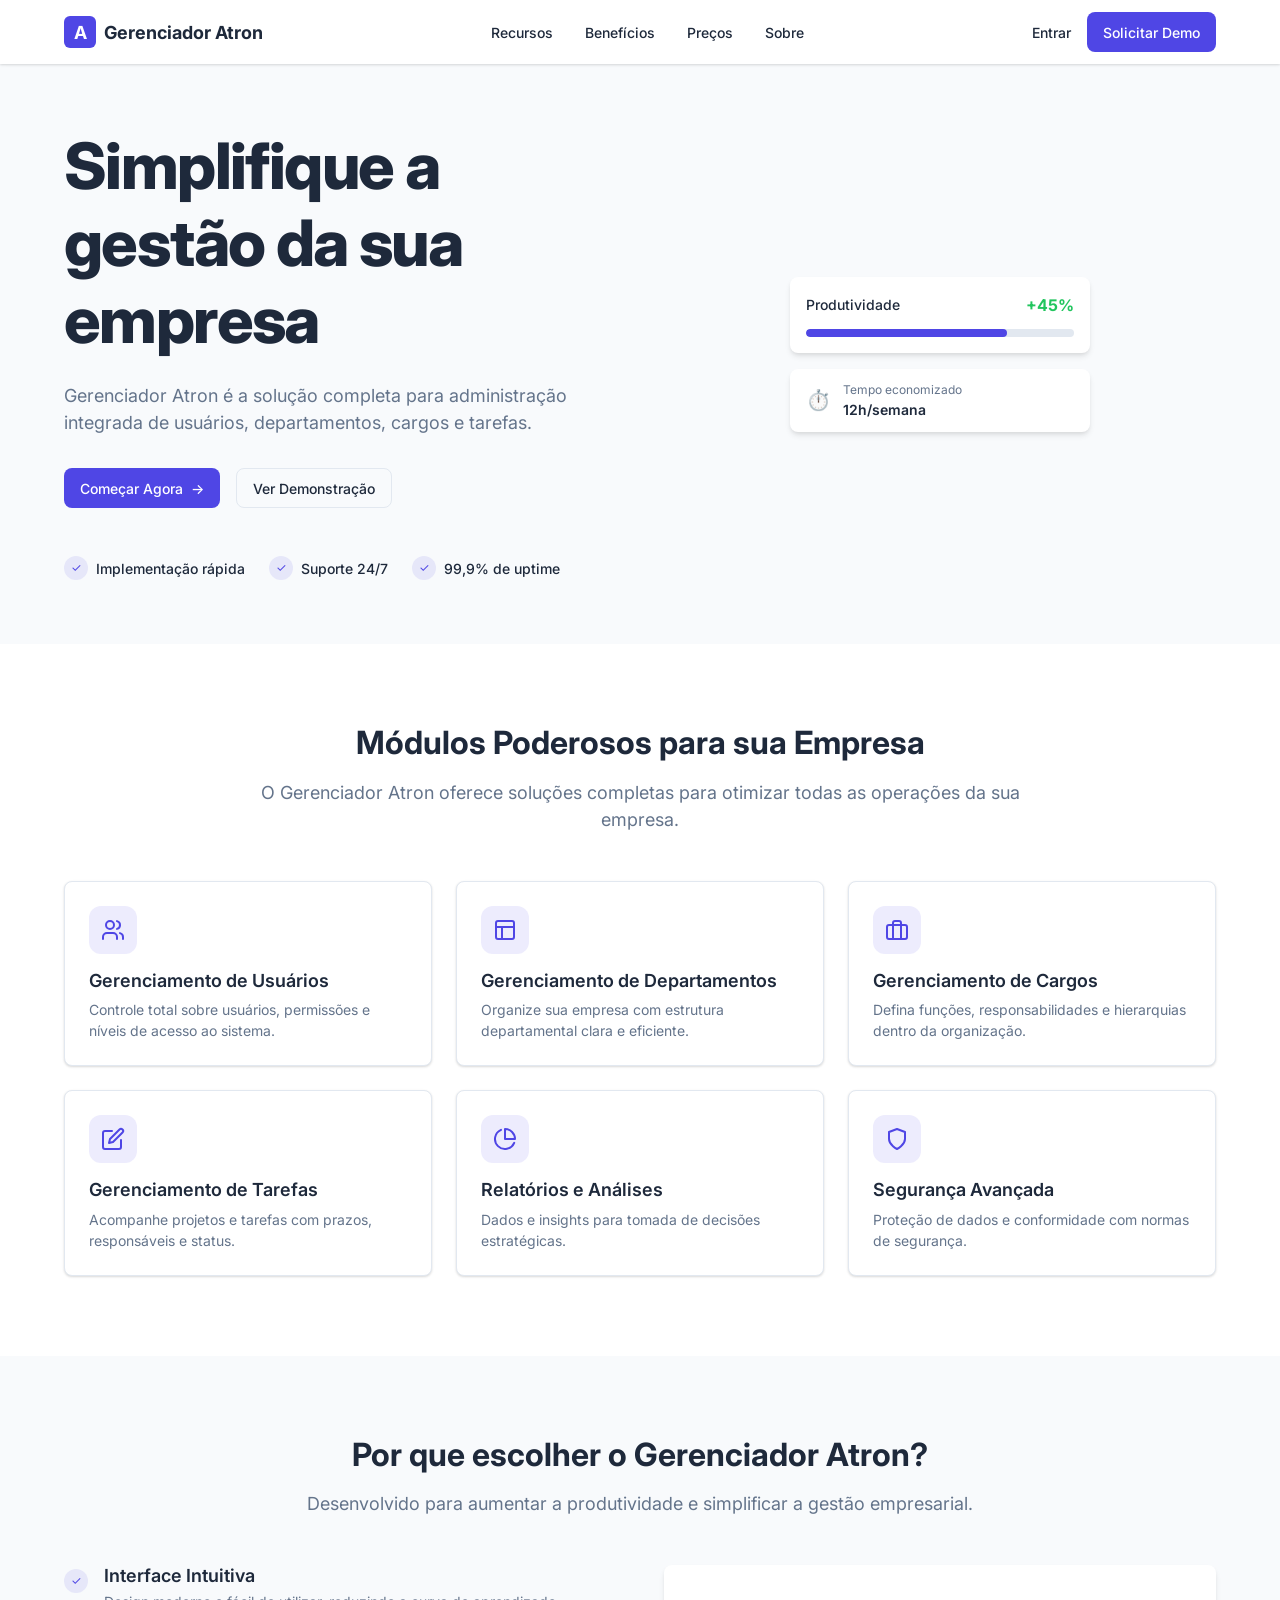
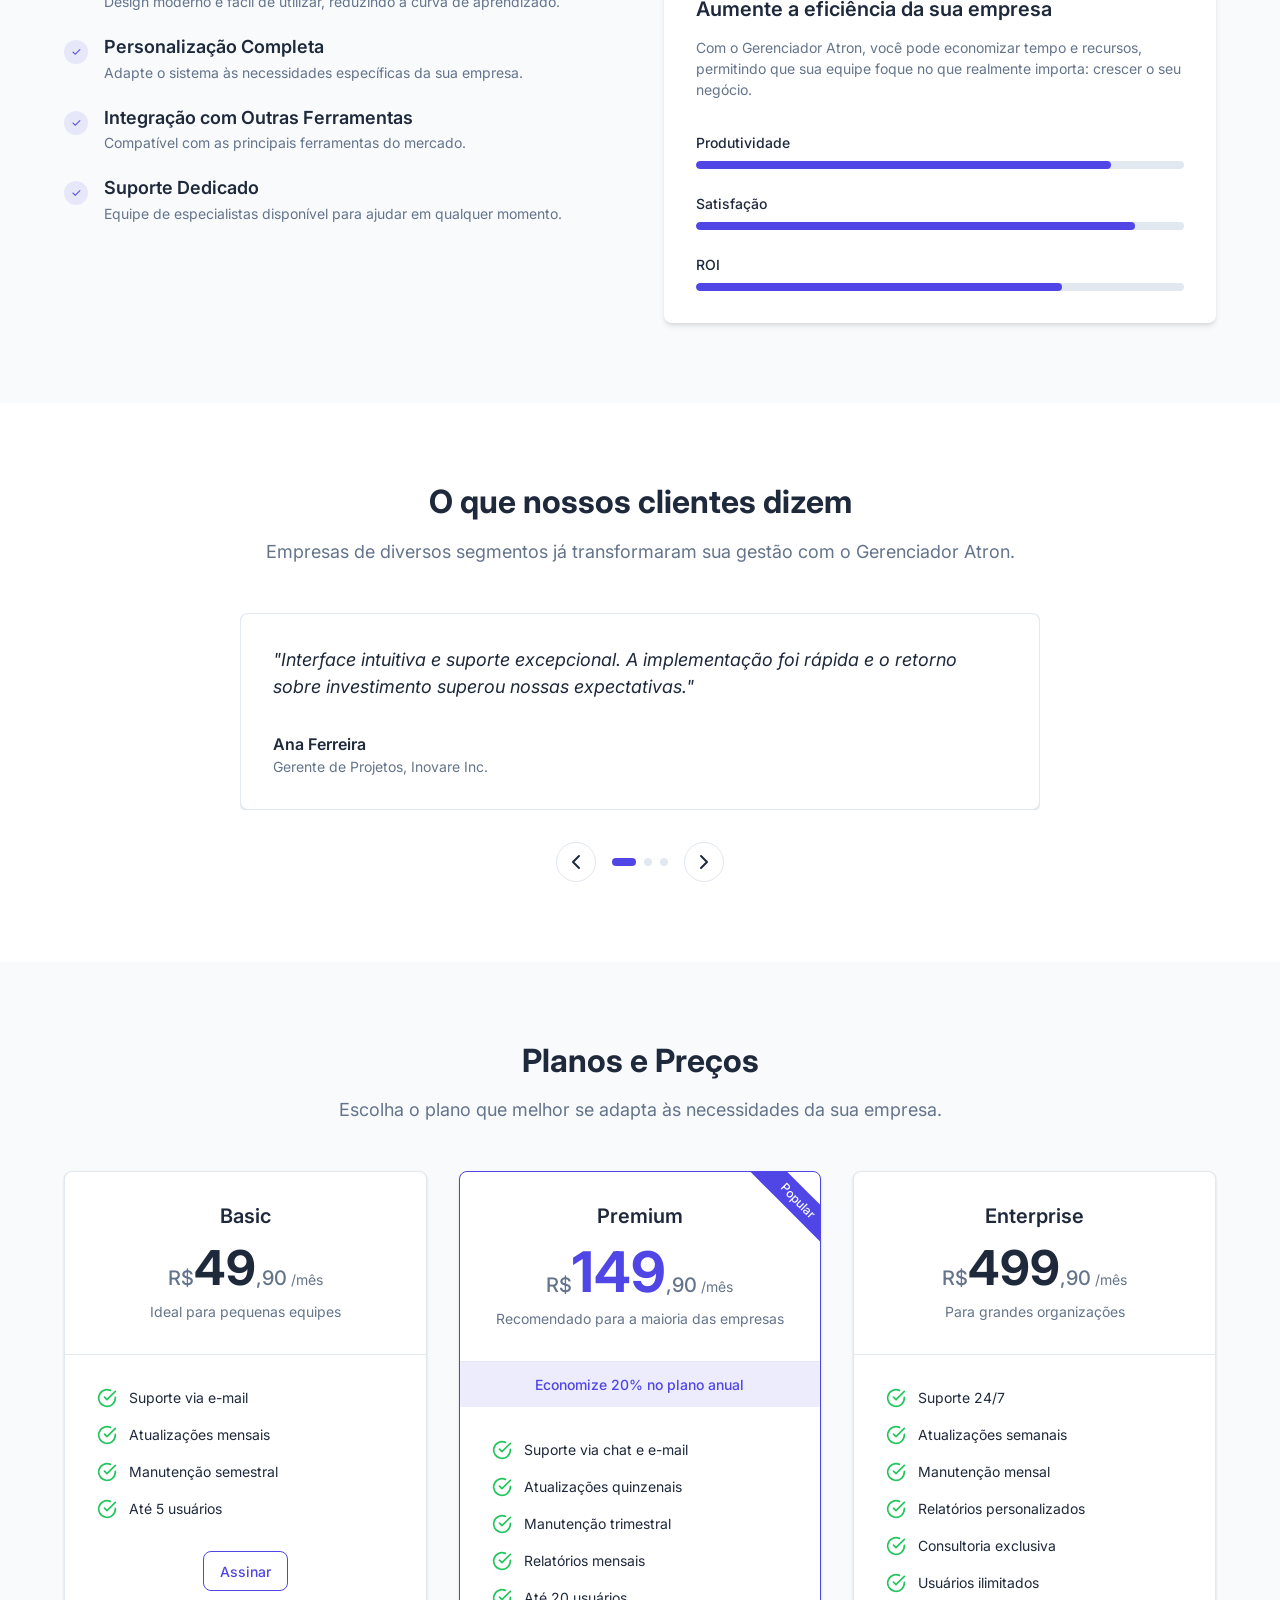
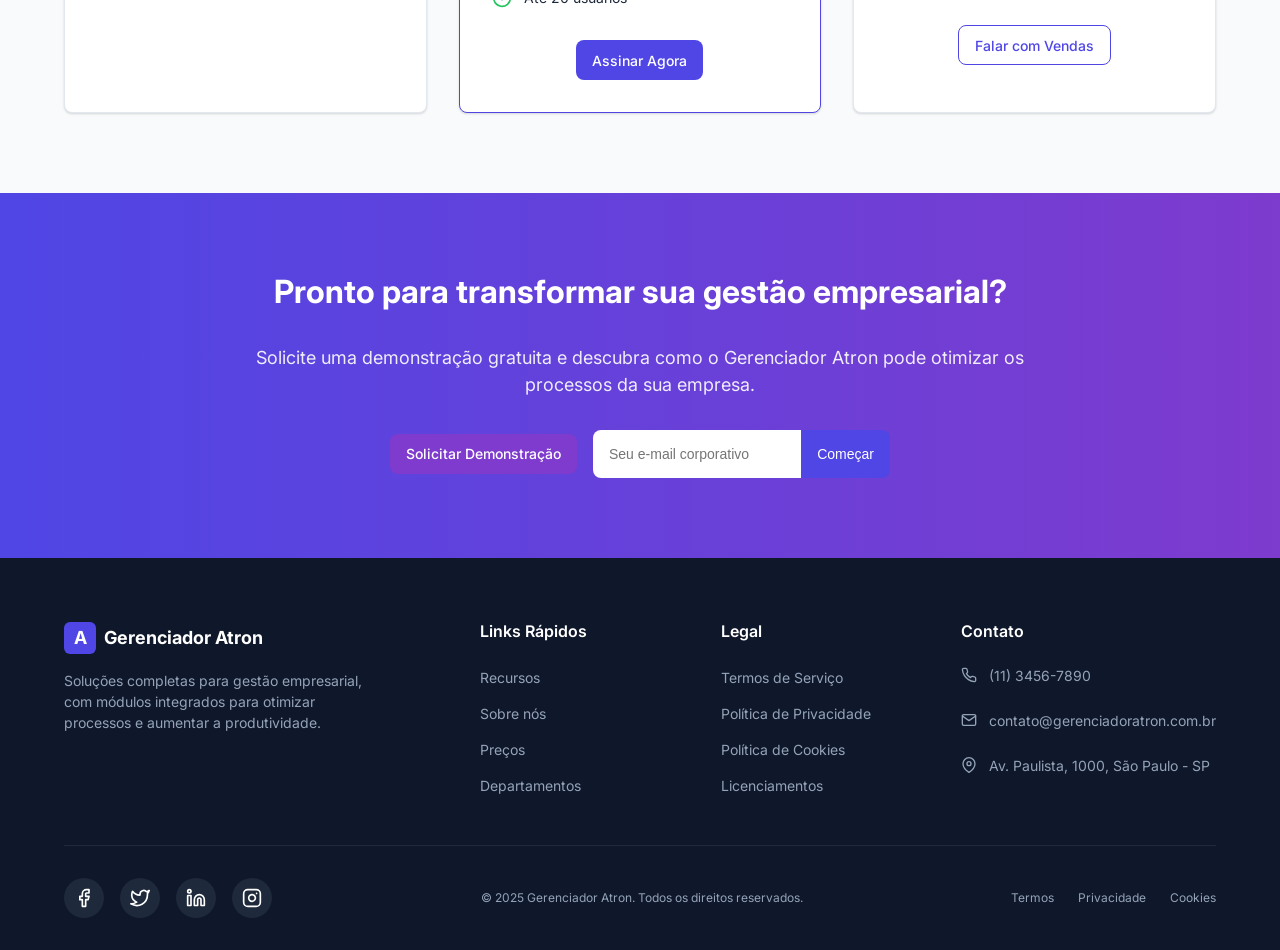
<file: v2/atron-v2-page.html>
<!DOCTYPE html>
<html lang="pt-BR">

<head>
  <meta charset="UTF-8">
  <meta name="viewport" content="width=device-width, initial-scale=1.0">
  <title>Gerenciador Atron - Simplifique a gestão da sua empresa</title>
  <meta name="description"
    content="O sistema completo para gestão eficiente da sua empresa. Simplifique processos e aumente a produtividade.">
  <link rel="stylesheet" href="atr-v2-styles.css">
  <link rel="preconnect" href="https://fonts.googleapis.com">
  <link rel="preconnect" href="https://fonts.gstatic.com" crossorigin>
  <link href="https://fonts.googleapis.com/css2?family=Inter:wght@400;500;600;700;800&display=swap" rel="stylesheet">
</head>

<body>
  <!-- Header -->
  <header class="header">
    <div class="container">
      <div class="header-content">
        <div class="logo">
          <div class="logo-icon">A</div>
          <span>Gerenciador Atron</span>
        </div>
        <nav class="main-nav">
          <ul class="nav-list">
            <li><a href="#recursos" class="nav-link">Recursos</a></li>
            <li><a href="#beneficios" class="nav-link">Benefícios</a></li>
            <li><a href="#precos" class="nav-link">Preços</a></li>
            <li><a href="#sobre" class="nav-link">Sobre</a></li>
          </ul>
        </nav>
        <div class="header-actions">
          <a href="#" class="link-entrar">Entrar</a>
          <a href="#demo" class="btn btn-primary">Solicitar Demo</a>
        </div>
        <button class="mobile-menu-toggle" aria-label="Menu" aria-expanded="false">
          <span></span>
          <span></span>
          <span></span>
        </button>
      </div>
    </div>
  </header>

  <!-- Hero Section -->
  <section class="hero">
    <div class="container">
      <div class="hero-content">
        <div class="hero-text">
          <h1 class="hero-title">Simplifique a gestão da sua empresa</h1>
          <p class="hero-description">
            Gerenciador Atron é a solução completa para administração integrada de usuários, departamentos, cargos e
            tarefas.
          </p>
          <div class="hero-buttons">
            <a href="#demo" class="btn btn-primary">Começar Agora <span class="arrow">→</span></a>
            <a href="#demo" class="btn btn-outline">Ver Demonstração</a>
          </div>
          <div class="hero-features">
            <div class="feature-item">
              <span class="feature-icon check">✓</span>
              <span class="feature-text">Implementação rápida</span>
            </div>
            <div class="feature-item">
              <span class="feature-icon check">✓</span>
              <span class="feature-text">Suporte 24/7</span>
            </div>
            <div class="feature-item">
              <span class="feature-icon check">✓</span>
              <span class="feature-text">99,9% de uptime</span>
            </div>
          </div>
        </div>
        <div class="hero-image">
          <div class="stats-card">
            <div class="stats-header">
              <span class="stats-label">Produtividade</span>
              <span class="stats-value">+45%</span>
            </div>
            <div class="stats-bar">
              <div class="stats-progress" style="width: 75%"></div>
            </div>
          </div>
          <div class="time-card">
            <div class="time-icon">⏱️</div>
            <div class="time-content">
              <span class="time-label">Tempo economizado</span>
              <span class="time-value">12h/semana</span>
            </div>
          </div>
        </div>
      </div>
    </div>
  </section>

  <!-- Modules Section -->
  <section id="recursos" class="modules">
    <div class="container">
      <div class="section-header">
        <h2 class="section-title">Módulos Poderosos para sua Empresa</h2>
        <p class="section-description">
          O Gerenciador Atron oferece soluções completas para otimizar todas as operações da sua empresa.
        </p>
      </div>
      <div class="modules-grid">
        <div class="module-card">
          <div class="module-icon users-icon">
            <svg xmlns="http://www.w3.org/2000/svg" width="24" height="24" viewBox="0 0 24 24" fill="none"
              stroke="currentColor" stroke-width="2" stroke-linecap="round" stroke-linejoin="round">
              <path d="M16 21v-2a4 4 0 0 0-4-4H6a4 4 0 0 0-4 4v2"></path>
              <circle cx="9" cy="7" r="4"></circle>
              <path d="M22 21v-2a4 4 0 0 0-3-3.87"></path>
              <path d="M16 3.13a4 4 0 0 1 0 7.75"></path>
            </svg>
          </div>
          <h3 class="module-title">Gerenciamento de Usuários</h3>
          <p class="module-description">
            Controle total sobre usuários, permissões e níveis de acesso ao sistema.
          </p>
        </div>
        <div class="module-card">
          <div class="module-icon departments-icon">
            <svg xmlns="http://www.w3.org/2000/svg" width="24" height="24" viewBox="0 0 24 24" fill="none"
              stroke="currentColor" stroke-width="2" stroke-linecap="round" stroke-linejoin="round">
              <rect x="3" y="3" width="18" height="18" rx="2"></rect>
              <path d="M3 9h18"></path>
              <path d="M9 21V9"></path>
            </svg>
          </div>
          <h3 class="module-title">Gerenciamento de Departamentos</h3>
          <p class="module-description">
            Organize sua empresa com estrutura departamental clara e eficiente.
          </p>
        </div>
        <div class="module-card">
          <div class="module-icon roles-icon">
            <svg xmlns="http://www.w3.org/2000/svg" width="24" height="24" viewBox="0 0 24 24" fill="none"
              stroke="currentColor" stroke-width="2" stroke-linecap="round" stroke-linejoin="round">
              <rect x="2" y="7" width="20" height="14" rx="2" ry="2"></rect>
              <path d="M16 21V5a2 2 0 0 0-2-2h-4a2 2 0 0 0-2 2v16"></path>
            </svg>
          </div>
          <h3 class="module-title">Gerenciamento de Cargos</h3>
          <p class="module-description">
            Defina funções, responsabilidades e hierarquias dentro da organização.
          </p>
        </div>
        <div class="module-card">
          <div class="module-icon tasks-icon">
            <svg xmlns="http://www.w3.org/2000/svg" width="24" height="24" viewBox="0 0 24 24" fill="none"
              stroke="currentColor" stroke-width="2" stroke-linecap="round" stroke-linejoin="round">
              <path d="M11 4H4a2 2 0 0 0-2 2v14a2 2 0 0 0 2 2h14a2 2 0 0 0 2-2v-7"></path>
              <path d="M18.5 2.5a2.121 2.121 0 0 1 3 3L12 15l-4 1 1-4 9.5-9.5z"></path>
            </svg>
          </div>
          <h3 class="module-title">Gerenciamento de Tarefas</h3>
          <p class="module-description">
            Acompanhe projetos e tarefas com prazos, responsáveis e status.
          </p>
        </div>
        <div class="module-card">
          <div class="module-icon reports-icon">
            <svg xmlns="http://www.w3.org/2000/svg" width="24" height="24" viewBox="0 0 24 24" fill="none"
              stroke="currentColor" stroke-width="2" stroke-linecap="round" stroke-linejoin="round">
              <path d="M21.21 15.89A10 10 0 1 1 8 2.83"></path>
              <path d="M22 12A10 10 0 0 0 12 2v10z"></path>
            </svg>
          </div>
          <h3 class="module-title">Relatórios e Análises</h3>
          <p class="module-description">
            Dados e insights para tomada de decisões estratégicas.
          </p>
        </div>
        <div class="module-card">
          <div class="module-icon security-icon">
            <svg xmlns="http://www.w3.org/2000/svg" width="24" height="24" viewBox="0 0 24 24" fill="none"
              stroke="currentColor" stroke-width="2" stroke-linecap="round" stroke-linejoin="round">
              <path d="M12 22s8-4 8-10V5l-8-3-8 3v7c0 6 8 10 8 10z"></path>
            </svg>
          </div>
          <h3 class="module-title">Segurança Avançada</h3>
          <p class="module-description">
            Proteção de dados e conformidade com normas de segurança.
          </p>
        </div>
      </div>
    </div>
  </section>

  <!-- Why Choose Section -->
  <section id="beneficios" class="why-choose">
    <div class="container">
      <div class="section-header">
        <h2 class="section-title">Por que escolher o Gerenciador Atron?</h2>
        <p class="section-description">
          Desenvolvido para aumentar a produtividade e simplificar a gestão empresarial.
        </p>
      </div>
      <div class="why-choose-content">
        <div class="benefits-list">
          <div class="benefit-item">
            <div class="benefit-icon">✓</div>
            <div class="benefit-content">
              <h3 class="benefit-title">Interface Intuitiva</h3>
              <p class="benefit-description">Design moderno e fácil de utilizar, reduzindo a curva de aprendizado.</p>
            </div>
          </div>
          <div class="benefit-item">
            <div class="benefit-icon">✓</div>
            <div class="benefit-content">
              <h3 class="benefit-title">Personalização Completa</h3>
              <p class="benefit-description">Adapte o sistema às necessidades específicas da sua empresa.</p>
            </div>
          </div>
          <div class="benefit-item">
            <div class="benefit-icon">✓</div>
            <div class="benefit-content">
              <h3 class="benefit-title">Integração com Outras Ferramentas</h3>
              <p class="benefit-description">Compatível com as principais ferramentas do mercado.</p>
            </div>
          </div>
          <div class="benefit-item">
            <div class="benefit-icon">✓</div>
            <div class="benefit-content">
              <h3 class="benefit-title">Suporte Dedicado</h3>
              <p class="benefit-description">Equipe de especialistas disponível para ajudar em qualquer momento.</p>
            </div>
          </div>
        </div>
        <div class="efficiency-card">
          <h3 class="efficiency-title">Aumente a eficiência da sua empresa</h3>
          <p class="efficiency-description">
            Com o Gerenciador Atron, você pode economizar tempo e recursos, permitindo que sua equipe foque no que
            realmente importa: crescer o seu negócio.
          </p>
          <div class="efficiency-metrics">
            <div class="metric">
              <div class="metric-label">Produtividade</div>
              <div class="metric-bar">
                <div class="metric-progress" style="width: 85%"></div>
              </div>
            </div>
            <div class="metric">
              <div class="metric-label">Satisfação</div>
              <div class="metric-bar">
                <div class="metric-progress" style="width: 90%"></div>
              </div>
            </div>
            <div class="metric">
              <div class="metric-label">ROI</div>
              <div class="metric-bar">
                <div class="metric-progress" style="width: 75%"></div>
              </div>
            </div>
          </div>
        </div>
      </div>
    </div>
  </section>

  <!-- Testimonials Section -->
  <section class="testimonials">
    <div class="container">
      <div class="section-header">
        <h2 class="section-title">O que nossos clientes dizem</h2>
        <p class="section-description">
          Empresas de diversos segmentos já transformaram sua gestão com o Gerenciador Atron.
        </p>
      </div>
      <div class="testimonials-slider">
        <div class="testimonial-card active">
          <div class="testimonial-quote">"Interface intuitiva e suporte excepcional. A implementação foi rápida e o
            retorno sobre investimento superou nossas expectativas."</div>
          <div class="testimonial-author">
            <div class="author-info">
              <div class="author-name">Ana Ferreira</div>
              <div class="author-role">Gerente de Projetos, Inovare Inc.</div>
            </div>
          </div>
        </div>
        <div class="testimonial-card">
          <div class="testimonial-quote">"O Gerenciador Atron revolucionou nossa forma de trabalhar. A produtividade
            aumentou significativamente desde a implementação."</div>
          <div class="testimonial-author">
            <div class="author-info">
              <div class="author-name">Carlos Silva</div>
              <div class="author-role">Diretor de Operações, TechSolutions</div>
            </div>
          </div>
        </div>
        <div class="testimonial-card">
          <div class="testimonial-quote">"Excelente ferramenta para gestão integrada. O suporte técnico é ágil e
            eficiente, sempre pronto para resolver qualquer questão."</div>
          <div class="testimonial-author">
            <div class="author-info">
              <div class="author-name">Mariana Costa</div>
              <div class="author-role">CEO, Nexus Empresarial</div>
            </div>
          </div>
        </div>
      </div>
      <div class="testimonial-controls">
        <button class="testimonial-prev" aria-label="Anterior">
          <svg xmlns="http://www.w3.org/2000/svg" width="24" height="24" viewBox="0 0 24 24" fill="none"
            stroke="currentColor" stroke-width="2" stroke-linecap="round" stroke-linejoin="round">
            <path d="M15 18l-6-6 6-6" />
          </svg>
        </button>
        <div class="testimonial-dots">
          <button class="dot active" data-index="0" aria-label="Testemunho 1"></button>
          <button class="dot" data-index="1" aria-label="Testemunho 2"></button>
          <button class="dot" data-index="2" aria-label="Testemunho 3"></button>
        </div>
        <button class="testimonial-next" aria-label="Próximo">
          <svg xmlns="http://www.w3.org/2000/svg" width="24" height="24" viewBox="0 0 24 24" fill="none"
            stroke="currentColor" stroke-width="2" stroke-linecap="round" stroke-linejoin="round">
            <path d="M9 18l6-6-6-6" />
          </svg>
        </button>
      </div>
    </div>
  </section>

  <!-- Pricing Section -->
  <section id="precos" class="pricing">
    <div class="container">
      <div class="section-header">
        <h2 class="section-title">Planos e Preços</h2>
        <p class="section-description">
          Escolha o plano que melhor se adapta às necessidades da sua empresa.
        </p>
      </div>
      <div class="pricing-grid">
        <div class="pricing-card">
          <div class="pricing-header">
            <h3 class="pricing-title">Basic</h3>
            <div class="pricing-price">
              <span class="currency">R$</span>
              <span class="amount">49</span>
              <span class="decimals">,90</span>
              <span class="period">/mês</span>
            </div>
            <p class="pricing-description">Ideal para pequenas equipes</p>
          </div>
          <div class="pricing-features">
            <ul>
              <li>
                <svg class="check-icon" xmlns="http://www.w3.org/2000/svg" width="20" height="20" viewBox="0 0 24 24"
                  fill="none" stroke="currentColor" stroke-width="2" stroke-linecap="round" stroke-linejoin="round">
                  <path d="M22 11.08V12a10 10 0 1 1-5.93-9.14"></path>
                  <polyline points="22 4 12 14.01 9 11.01"></polyline>
                </svg>
                <span>Suporte via e-mail</span>
              </li>
              <li>
                <svg class="check-icon" xmlns="http://www.w3.org/2000/svg" width="20" height="20" viewBox="0 0 24 24"
                  fill="none" stroke="currentColor" stroke-width="2" stroke-linecap="round" stroke-linejoin="round">
                  <path d="M22 11.08V12a10 10 0 1 1-5.93-9.14"></path>
                  <polyline points="22 4 12 14.01 9 11.01"></polyline>
                </svg>
                <span>Atualizações mensais</span>
              </li>
              <li>
                <svg class="check-icon" xmlns="http://www.w3.org/2000/svg" width="20" height="20" viewBox="0 0 24 24"
                  fill="none" stroke="currentColor" stroke-width="2" stroke-linecap="round" stroke-linejoin="round">
                  <path d="M22 11.08V12a10 10 0 1 1-5.93-9.14"></path>
                  <polyline points="22 4 12 14.01 9 11.01"></polyline>
                </svg>
                <span>Manutenção semestral</span>
              </li>
              <li>
                <svg class="check-icon" xmlns="http://www.w3.org/2000/svg" width="20" height="20" viewBox="0 0 24 24"
                  fill="none" stroke="currentColor" stroke-width="2" stroke-linecap="round" stroke-linejoin="round">
                  <path d="M22 11.08V12a10 10 0 1 1-5.93-9.14"></path>
                  <polyline points="22 4 12 14.01 9 11.01"></polyline>
                </svg>
                <span>Até 5 usuários</span>
              </li>
            </ul>
          </div>
          <div class="pricing-action">
            <a href="#demo" class="btn btn-outline-primary">Assinar</a>
          </div>
        </div>
        <div class="pricing-card popular">
          <div class="popular-badge">Popular</div>
          <div class="pricing-header">
            <h3 class="pricing-title">Premium</h3>
            <div class="pricing-price">
              <span class="currency">R$</span>
              <span class="amount">149</span>
              <span class="decimals">,90</span>
              <span class="period">/mês</span>
            </div>
            <p class="pricing-description">Recomendado para a maioria das empresas</p>
          </div>
          <div class="pricing-promo">
            <p>Economize 20% no plano anual</p>
          </div>
          <div class="pricing-features">
            <ul>
              <li>
                <svg class="check-icon" xmlns="http://www.w3.org/2000/svg" width="20" height="20" viewBox="0 0 24 24"
                  fill="none" stroke="currentColor" stroke-width="2" stroke-linecap="round" stroke-linejoin="round">
                  <path d="M22 11.08V12a10 10 0 1 1-5.93-9.14"></path>
                  <polyline points="22 4 12 14.01 9 11.01"></polyline>
                </svg>
                <span>Suporte via chat e e-mail</span>
              </li>
              <li>
                <svg class="check-icon" xmlns="http://www.w3.org/2000/svg" width="20" height="20" viewBox="0 0 24 24"
                  fill="none" stroke="currentColor" stroke-width="2" stroke-linecap="round" stroke-linejoin="round">
                  <path d="M22 11.08V12a10 10 0 1 1-5.93-9.14"></path>
                  <polyline points="22 4 12 14.01 9 11.01"></polyline>
                </svg>
                <span>Atualizações quinzenais</span>
              </li>
              <li>
                <svg class="check-icon" xmlns="http://www.w3.org/2000/svg" width="20" height="20" viewBox="0 0 24 24"
                  fill="none" stroke="currentColor" stroke-width="2" stroke-linecap="round" stroke-linejoin="round">
                  <path d="M22 11.08V12a10 10 0 1 1-5.93-9.14"></path>
                  <polyline points="22 4 12 14.01 9 11.01"></polyline>
                </svg>
                <span>Manutenção trimestral</span>
              </li>
              <li>
                <svg class="check-icon" xmlns="http://www.w3.org/2000/svg" width="20" height="20" viewBox="0 0 24 24"
                  fill="none" stroke="currentColor" stroke-width="2" stroke-linecap="round" stroke-linejoin="round">
                  <path d="M22 11.08V12a10 10 0 1 1-5.93-9.14"></path>
                  <polyline points="22 4 12 14.01 9 11.01"></polyline>
                </svg>
                <span>Relatórios mensais</span>
              </li>
              <li>
                <svg class="check-icon" xmlns="http://www.w3.org/2000/svg" width="20" height="20" viewBox="0 0 24 24"
                  fill="none" stroke="currentColor" stroke-width="2" stroke-linecap="round" stroke-linejoin="round">
                  <path d="M22 11.08V12a10 10 0 1 1-5.93-9.14"></path>
                  <polyline points="22 4 12 14.01 9 11.01"></polyline>
                </svg>
                <span>Até 20 usuários</span>
              </li>
            </ul>
          </div>
          <div class="pricing-action">
            <a href="#demo" class="btn btn-primary">Assinar Agora</a>
          </div>
        </div>
        <div class="pricing-card">
          <div class="pricing-header">
            <h3 class="pricing-title">Enterprise</h3>
            <div class="pricing-price">
              <span class="currency">R$</span>
              <span class="amount">499</span>
              <span class="decimals">,90</span>
              <span class="period">/mês</span>
            </div>
            <p class="pricing-description">Para grandes organizações</p>
          </div>
          <div class="pricing-features">
            <ul>
              <li>
                <svg class="check-icon" xmlns="http://www.w3.org/2000/svg" width="20" height="20" viewBox="0 0 24 24"
                  fill="none" stroke="currentColor" stroke-width="2" stroke-linecap="round" stroke-linejoin="round">
                  <path d="M22 11.08V12a10 10 0 1 1-5.93-9.14"></path>
                  <polyline points="22 4 12 14.01 9 11.01"></polyline>
                </svg>
                <span>Suporte 24/7</span>
              </li>
              <li>
                <svg class="check-icon" xmlns="http://www.w3.org/2000/svg" width="20" height="20" viewBox="0 0 24 24"
                  fill="none" stroke="currentColor" stroke-width="2" stroke-linecap="round" stroke-linejoin="round">
                  <path d="M22 11.08V12a10 10 0 1 1-5.93-9.14"></path>
                  <polyline points="22 4 12 14.01 9 11.01"></polyline>
                </svg>
                <span>Atualizações semanais</span>
              </li>
              <li>
                <svg class="check-icon" xmlns="http://www.w3.org/2000/svg" width="20" height="20" viewBox="0 0 24 24"
                  fill="none" stroke="currentColor" stroke-width="2" stroke-linecap="round" stroke-linejoin="round">
                  <path d="M22 11.08V12a10 10 0 1 1-5.93-9.14"></path>
                  <polyline points="22 4 12 14.01 9 11.01"></polyline>
                </svg>
                <span>Manutenção mensal</span>
              </li>
              <li>
                <svg class="check-icon" xmlns="http://www.w3.org/2000/svg" width="20" height="20" viewBox="0 0 24 24"
                  fill="none" stroke="currentColor" stroke-width="2" stroke-linecap="round" stroke-linejoin="round">
                  <path d="M22 11.08V12a10 10 0 1 1-5.93-9.14"></path>
                  <polyline points="22 4 12 14.01 9 11.01"></polyline>
                </svg>
                <span>Relatórios personalizados</span>
              </li>
              <li>
                <svg class="check-icon" xmlns="http://www.w3.org/2000/svg" width="20" height="20" viewBox="0 0 24 24"
                  fill="none" stroke="currentColor" stroke-width="2" stroke-linecap="round" stroke-linejoin="round">
                  <path d="M22 11.08V12a10 10 0 1 1-5.93-9.14"></path>
                  <polyline points="22 4 12 14.01 9 11.01"></polyline>
                </svg>
                <span>Consultoria exclusiva</span>
              </li>
              <li>
                <svg class="check-icon" xmlns="http://www.w3.org/2000/svg" width="20" height="20" viewBox="0 0 24 24"
                  fill="none" stroke="currentColor" stroke-width="2" stroke-linecap="round" stroke-linejoin="round">
                  <path d="M22 11.08V12a10 10 0 1 1-5.93-9.14"></path>
                  <polyline points="22 4 12 14.01 9 11.01"></polyline>
                </svg>
                <span>Usuários ilimitados</span>
              </li>
            </ul>
          </div>
          <div class="pricing-action">
            <a href="#demo" class="btn btn-outline-primary">Falar com Vendas</a>
          </div>
        </div>
      </div>
    </div>
  </section>

  <!-- CTA Section -->
  <section id="demo" class="cta">
    <div class="container">
      <div class="cta-content">
        <h2 class="cta-title">Pronto para transformar sua gestão empresarial?</h2>
        <p class="cta-description">
          Solicite uma demonstração gratuita e descubra como o Gerenciador Atron pode otimizar os processos da sua
          empresa.
        </p>
        <div class="cta-form">
          <a href="#" class="btn btn-secondary">Solicitar Demonstração</a>
          <div class="cta-input">
            <input type="email" placeholder="Seu e-mail corporativo" class="input-field">
            <button type="submit" class="btn btn-primary">Começar</button>
          </div>
        </div>
      </div>
    </div>
  </section>

  <!-- Footer -->
  <footer class="footer">
    <div class="container">
      <div class="footer-main">
        <div class="footer-brand">
          <div class="logo">
            <div class="logo-icon">A</div>
            <span>Gerenciador Atron</span>
          </div>
          <p class="footer-description">
            Soluções completas para gestão empresarial, com módulos integrados para otimizar processos e aumentar a
            produtividade.
          </p>
        </div>
        <div class="footer-links-group">
          <div class="footer-links">
            <h3 class="footer-title">Links Rápidos</h3>
            <ul>
              <li><a href="#recursos" class="footer-link">Recursos</a></li>
              <li><a href="#sobre" class="footer-link">Sobre nós</a></li>
              <li><a href="#precos" class="footer-link">Preços</a></li>
              <li><a href="#" class="footer-link">Departamentos</a></li>
            </ul>
          </div>
          <div class="footer-links">
            <h3 class="footer-title">Legal</h3>
            <ul>
              <li><a href="#" class="footer-link">Termos de Serviço</a></li>
              <li><a href="#" class="footer-link">Política de Privacidade</a></li>
              <li><a href="#" class="footer-link">Política de Cookies</a></li>
              <li><a href="#" class="footer-link">Licenciamentos</a></li>
            </ul>
          </div>
          <div class="footer-links">
            <h3 class="footer-title">Contato</h3>
            <ul>
              <li class="footer-contact-item">
                <svg xmlns="http://www.w3.org/2000/svg" width="16" height="16" viewBox="0 0 24 24" fill="none"
                  stroke="currentColor" stroke-width="2" stroke-linecap="round" stroke-linejoin="round">
                  <path
                    d="M22 16.92v3a2 2 0 0 1-2.18 2 19.79 19.79 0 0 1-8.63-3.07 19.5 19.5 0 0 1-6-6 19.79 19.79 0 0 1-3.07-8.67A2 2 0 0 1 4.11 2h3a2 2 0 0 1 2 1.72 12.84 12.84 0 0 0 .7 2.81 2 2 0 0 1-.45 2.11L8.09 9.91a16 16 0 0 0 6 6l1.27-1.27a2 2 0 0 1 2.11-.45 12.84 12.84 0 0 0 2.81.7A2 2 0 0 1 22 16.92z">
                  </path>
                </svg>
                <span>(11) 3456-7890</span>
              </li>
              <li class="footer-contact-item">
                <svg xmlns="http://www.w3.org/2000/svg" width="16" height="16" viewBox="0 0 24 24" fill="none"
                  stroke="currentColor" stroke-width="2" stroke-linecap="round" stroke-linejoin="round">
                  <path d="M4 4h16c1.1 0 2 .9 2 2v12c0 1.1-.9 2-2 2H4c-1.1 0-2-.9-2-2V6c0-1.1.9-2 2-2z"></path>
                  <polyline points="22,6 12,13 2,6"></polyline>
                </svg>
                <span>contato@gerenciadoratron.com.br</span>
              </li>
              <li class="footer-contact-item">
                <svg xmlns="http://www.w3.org/2000/svg" width="16" height="16" viewBox="0 0 24 24" fill="none"
                  stroke="currentColor" stroke-width="2" stroke-linecap="round" stroke-linejoin="round">
                  <path d="M21 10c0 7-9 13-9 13s-9-6-9-13a9 9 0 0 1 18 0z"></path>
                  <circle cx="12" cy="10" r="3"></circle>
                </svg>
                <span>Av. Paulista, 1000, São Paulo - SP</span>
              </li>
            </ul>
          </div>
        </div>
      </div>
      <div class="footer-bottom">
        <div class="social-links">
          <a href="#" class="social-link" aria-label="Facebook">
            <svg xmlns="http://www.w3.org/2000/svg" width="20" height="20" viewBox="0 0 24 24" fill="none"
              stroke="currentColor" stroke-width="2" stroke-linecap="round" stroke-linejoin="round">
              <path d="M18 2h-3a5 5 0 0 0-5 5v3H7v4h3v8h4v-8h3l1-4h-4V7a1 1 0 0 1 1-1h3z"></path>
            </svg>
          </a>
          <a href="#" class="social-link" aria-label="Twitter">
            <svg xmlns="http://www.w3.org/2000/svg" width="20" height="20" viewBox="0 0 24 24" fill="none"
              stroke="currentColor" stroke-width="2" stroke-linecap="round" stroke-linejoin="round">
              <path
                d="M23 3a10.9 10.9 0 0 1-3.14 1.53 4.48 4.48 0 0 0-7.86 3v1A10.66 10.66 0 0 1 3 4s-4 9 5 13a11.64 11.64 0 0 1-7 2c9 5 20 0 20-11.5a4.5 4.5 0 0 0-.08-.83A7.72 7.72 0 0 0 23 3z">
              </path>
            </svg>
          </a>
          <a href="#" class="social-link" aria-label="LinkedIn">
            <svg xmlns="http://www.w3.org/2000/svg" width="20" height="20" viewBox="0 0 24 24" fill="none"
              stroke="currentColor" stroke-width="2" stroke-linecap="round" stroke-linejoin="round">
              <path d="M16 8a6 6 0 0 1 6 6v7h-4v-7a2 2 0 0 0-2-2 2 2 0 0 0-2 2v7h-4v-7a6 6 0 0 1 6-6z"></path>
              <rect x="2" y="9" width="4" height="12"></rect>
              <circle cx="4" cy="4" r="2"></circle>
            </svg>
          </a>
          <a href="#" class="social-link" aria-label="Instagram">
            <svg xmlns="http://www.w3.org/2000/svg" width="20" height="20" viewBox="0 0 24 24" fill="none"
              stroke="currentColor" stroke-width="2" stroke-linecap="round" stroke-linejoin="round">
              <rect x="2" y="2" width="20" height="20" rx="5" ry="5"></rect>
              <path d="M16 11.37A4 4 0 1 1 12.63 8 4 4 0 0 1 16 11.37z"></path>
              <line x1="17.5" y1="6.5" x2="17.51" y2="6.5"></line>
            </svg>
          </a>
        </div>
        <div class="copyright">
          <p>&copy; 2025 Gerenciador Atron. Todos os direitos reservados.</p>
        </div>
        <div class="legal-menu">
          <a href="#" class="legal-link">Termos</a>
          <a href="#" class="legal-link">Privacidade</a>
          <a href="#" class="legal-link">Cookies</a>
        </div>
      </div>
    </div>
  </footer>

  <script src="atr-v2-script.js"></script>
</body>

</html>
</file>
<file: v2/atr-v2-styles.css>
/* Base Styles */
:root {
  --primary: #4f46e5;
  --primary-hover: #4338ca;
  --primary-light: rgba(79, 70, 229, 0.1);
  --secondary: #7e3bce;
  --secondary-hover: #6a32b0;
  --accent: #d23283;
  --accent-hover: #b82a70;
  --success: #22c55e;
  --background: #f8fafc;
  --foreground: #1e293b;
  --card: #ffffff;
  --card-foreground: #1e293b;
  --border: #e2e8f0;
  --input: #e2e8f0;
  --ring: #4f46e5;
  --muted: #94a3b8;
  --muted-foreground: #64748b;
  --radius: 0.5rem;
  --shadow: 0 1px 3px 0 rgba(0, 0, 0, 0.1), 0 1px 2px 0 rgba(0, 0, 0, 0.06);
  --shadow-md: 0 4px 6px -1px rgba(0, 0, 0, 0.1), 0 2px 4px -1px rgba(0, 0, 0, 0.06);
  --shadow-lg: 0 10px 15px -3px rgba(0, 0, 0, 0.1), 0 4px 6px -2px rgba(0, 0, 0, 0.05);
}

* {
  margin: 0;
  padding: 0;
  box-sizing: border-box;
}

html {
  scroll-behavior: smooth;
}

body {
  font-family: 'Inter', sans-serif;
  background-color: var(--background);
  color: var(--foreground);
  line-height: 1.5;
  font-size: 16px;
}

.container {
  width: 100%;
  max-width: 1200px;
  margin: 0 auto;
  padding: 0 1.5rem;
}

a {
  color: inherit;
  text-decoration: none;
}

ul {
  list-style: none;
}

img {
  max-width: 100%;
  height: auto;
}

/* Typography */
h1, h2, h3, h4, h5, h6 {
  font-weight: 700;
  line-height: 1.2;
}

/* Buttons */
.btn {
  display: inline-flex;
  align-items: center;
  justify-content: center;
  border-radius: var(--radius);
  font-weight: 500;
  font-size: 0.875rem;
  height: 2.5rem;
  padding: 0 1rem;
  cursor: pointer;
  transition: all 0.2s ease;
  border: none;
  white-space: nowrap;
}

.btn-primary {
  background-color: var(--primary);
  color: white;
}

.btn-primary:hover {
  background-color: var(--primary-hover);
}

.btn-secondary {
  background-color: var(--secondary);
  color: white;
}

.btn-secondary:hover {
  background-color: var(--secondary-hover);
}

.btn-outline {
  background-color: transparent;
  border: 1px solid var(--border);
  color: var(--foreground);
}

.btn-outline:hover {
  background-color: var(--background);
  border-color: var(--muted);
}

.btn-outline-primary {
  background-color: transparent;
  border: 1px solid var(--primary);
  color: var(--primary);
}

.btn-outline-primary:hover {
  background-color: var(--primary-light);
}

.arrow {
  margin-left: 0.5rem;
}

/* Header */
.header {
  position: sticky;
  top: 0;
  z-index: 40;
  background-color: white;
  box-shadow: var(--shadow);
}

.header-content {
  display: flex;
  align-items: center;
  justify-content: space-between;
  height: 4rem;
}

.logo {
  display: flex;
  align-items: center;
  gap: 0.5rem;
  font-weight: 700;
  font-size: 1.125rem;
}

.logo-icon {
  display: flex;
  align-items: center;
  justify-content: center;
  width: 2rem;
  height: 2rem;
  background-color: var(--primary);
  border-radius: 0.375rem;
  color: white;
  font-weight: bold;
}

.main-nav {
  display: none;
}

.nav-list {
  display: flex;
  gap: 2rem;
}

.nav-link {
  font-size: 0.875rem;
  font-weight: 500;
  transition: color 0.2s ease;
}

.nav-link:hover {
  color: var(--primary);
}

.header-actions {
  display: flex;
  align-items: center;
  gap: 1rem;
}

.link-entrar {
  font-size: 0.875rem;
  font-weight: 500;
  transition: color 0.2s ease;
}

.link-entrar:hover {
  color: var(--primary);
}

.mobile-menu-toggle {
  display: flex;
  flex-direction: column;
  justify-content: space-between;
  width: 1.5rem;
  height: 1.25rem;
  background: transparent;
  border: none;
  cursor: pointer;
}

.mobile-menu-toggle span {
  display: block;
  width: 100%;
  height: 2px;
  background-color: var(--foreground);
  transition: all 0.3s ease;
}

/* Hero Section */
.hero {
  padding: 4rem 0;
  background-color: var(--background);
}

.hero-content {
  display: grid;
  gap: 3rem;
}

.hero-text {
  display: flex;
  flex-direction: column;
  gap: 1.5rem;
}

.hero-title {
  font-size: 2.5rem;
  font-weight: 800;
  letter-spacing: -0.025em;
  color: var(--foreground);
}

.hero-description {
  font-size: 1.125rem;
  color: var(--muted-foreground);
  max-width: 600px;
}

.hero-buttons {
  display: flex;
  flex-wrap: wrap;
  gap: 1rem;
  margin-top: 0.5rem;
}

.hero-features {
  display: flex;
  flex-wrap: wrap;
  gap: 1.5rem;
  margin-top: 1.5rem;
}

.feature-item {
  display: flex;
  align-items: center;
  gap: 0.5rem;
}

.feature-icon {
  display: flex;
  align-items: center;
  justify-content: center;
  width: 1.5rem;
  height: 1.5rem;
  border-radius: 9999px;
  background-color: var(--primary-light);
  color: var(--primary);
  font-size: 0.75rem;
}

.feature-text {
  font-size: 0.875rem;
  font-weight: 500;
}

.hero-image {
  position: relative;
  display: flex;
  flex-direction: column;
  gap: 1rem;
  align-items: center;
}

.stats-card {
  background-color: white;
  border-radius: var(--radius);
  box-shadow: var(--shadow-md);
  padding: 1rem;
  width: 100%;
  max-width: 300px;
}

.stats-header {
  display: flex;
  justify-content: space-between;
  align-items: center;
  margin-bottom: 0.75rem;
}

.stats-label {
  font-size: 0.875rem;
  font-weight: 500;
}

.stats-value {
  font-size: 1rem;
  font-weight: 700;
  color: var(--success);
}

.stats-bar {
  height: 0.5rem;
  background-color: var(--input);
  border-radius: 9999px;
  overflow: hidden;
}

.stats-progress {
  height: 100%;
  background-color: var(--primary);
  border-radius: 9999px;
}

.time-card {
  display: flex;
  align-items: center;
  gap: 0.75rem;
  background-color: white;
  border-radius: var(--radius);
  box-shadow: var(--shadow-md);
  padding: 0.75rem 1rem;
  width: 100%;
  max-width: 300px;
}

.time-icon {
  font-size: 1.25rem;
}

.time-content {
  display: flex;
  flex-direction: column;
}

.time-label {
  font-size: 0.75rem;
  color: var(--muted-foreground);
}

.time-value {
  font-size: 0.875rem;
  font-weight: 600;
}

/* Section Styles */
.section-header {
  text-align: center;
  margin-bottom: 3rem;
}

.section-title {
  font-size: 2rem;
  font-weight: 700;
  margin-bottom: 1rem;
}

.section-description {
  font-size: 1.125rem;
  color: var(--muted-foreground);
  max-width: 800px;
  margin: 0 auto;
}

/* Modules Section */
.modules {
  padding: 5rem 0;
  background-color: white;
}

.modules-grid {
  display: grid;
  gap: 1.5rem;
  grid-template-columns: repeat(auto-fill, minmax(280px, 1fr));
}

.module-card {
  background-color: white;
  border-radius: var(--radius);
  box-shadow: var(--shadow);
  padding: 1.5rem;
  transition: all 0.3s ease;
  border: 1px solid var(--border);
}

.module-card:hover {
  transform: translateY(-5px);
  box-shadow: var(--shadow-lg);
}

.module-icon {
  display: flex;
  align-items: center;
  justify-content: center;
  width: 3rem;
  height: 3rem;
  border-radius: 0.75rem;
  margin-bottom: 1rem;
  color: var(--primary);
  background-color: var(--primary-light);
}

.module-title {
  font-size: 1.125rem;
  font-weight: 600;
  margin-bottom: 0.5rem;
}

.module-description {
  font-size: 0.875rem;
  color: var(--muted-foreground);
}

/* Why Choose Section */
.why-choose {
  padding: 5rem 0;
  background-color: var(--background);
}

.why-choose-content {
  display: grid;
  gap: 3rem;
}

.benefits-list {
  display: grid;
  gap: 1.5rem;
}

.benefit-item {
  display: flex;
  gap: 1rem;
}

.benefit-icon {
  display: flex;
  align-items: center;
  justify-content: center;
  width: 1.5rem;
  height: 1.5rem;
  border-radius: 9999px;
  background-color: var(--primary-light);
  color: var(--primary);
  font-size: 0.75rem;
  flex-shrink: 0;
  margin-top: 0.25rem;
}

.benefit-content {
  display: flex;
  flex-direction: column;
  gap: 0.25rem;
}

.benefit-title {
  font-size: 1.125rem;
  font-weight: 600;
}

.benefit-description {
  font-size: 0.875rem;
  color: var(--muted-foreground);
}

.efficiency-card {
  background-color: white;
  border-radius: var(--radius);
  box-shadow: var(--shadow-md);
  padding: 2rem;
}

.efficiency-title {
  font-size: 1.25rem;
  font-weight: 600;
  margin-bottom: 1rem;
}

.efficiency-description {
  font-size: 0.875rem;
  color: var(--muted-foreground);
  margin-bottom: 2rem;
}

.efficiency-metrics {
  display: grid;
  gap: 1.5rem;
}

.metric {
  display: flex;
  flex-direction: column;
  gap: 0.5rem;
}

.metric-label {
  font-size: 0.875rem;
  font-weight: 500;
}

.metric-bar {
  height: 0.5rem;
  background-color: var(--input);
  border-radius: 9999px;
  overflow: hidden;
}

.metric-progress {
  height: 100%;
  background-color: var(--primary);
  border-radius: 9999px;
}

/* Testimonials Section */
.testimonials {
  padding: 5rem 0;
  background-color: white;
}

.testimonials-slider {
  position: relative;
  max-width: 800px;
  margin: 0 auto;
  overflow: hidden;
}

.testimonial-card {
  background-color: white;
  border-radius: var(--radius);
  box-shadow: var(--shadow);
  padding: 2rem;
  border: 1px solid var(--border);
  display: none;
}

.testimonial-card.active {
  display: block;
}

.testimonial-quote {
  font-size: 1.125rem;
  font-style: italic;
  margin-bottom: 2rem;
  position: relative;
}

.testimonial-quote::before {
  content: '"';
  font-size: 4rem;
  color: var(--primary-light);
  position: absolute;
  top: -2rem;
  left: -1rem;
  opacity: 0.5;
  z-index: -1;
}

.testimonial-author {
  display: flex;
  align-items: center;
  gap: 1rem;
}

.author-info {
  display: flex;
  flex-direction: column;
}

.author-name {
  font-weight: 600;
}

.author-role {
  font-size: 0.875rem;
  color: var(--muted-foreground);
}

.testimonial-controls {
  display: flex;
  align-items: center;
  justify-content: center;
  gap: 1rem;
  margin-top: 2rem;
}

.testimonial-prev,
.testimonial-next {
  display: flex;
  align-items: center;
  justify-content: center;
  width: 2.5rem;
  height: 2.5rem;
  border-radius: 9999px;
  background-color: white;
  border: 1px solid var(--border);
  color: var(--foreground);
  cursor: pointer;
  transition: all 0.2s ease;
}

.testimonial-prev:hover,
.testimonial-next:hover {
  background-color: var(--background);
  color: var(--primary);
}

.testimonial-dots {
  display: flex;
  gap: 0.5rem;
}

.dot {
  width: 0.5rem;
  height: 0.5rem;
  border-radius: 9999px;
  background-color: var(--input);
  border: none;
  cursor: pointer;
  transition: all 0.2s ease;
}

.dot.active {
  background-color: var(--primary);
  width: 1.5rem;
}

/* Pricing Section */
.pricing {
  padding: 5rem 0;
  background-color: var(--background);
}

.pricing-grid {
  display: grid;
  gap: 2rem;
  grid-template-columns: repeat(auto-fill, minmax(280px, 1fr));
}

.pricing-card {
  position: relative;
  background-color: white;
  border-radius: var(--radius);
  box-shadow: var(--shadow);
  overflow: hidden;
  transition: all 0.3s ease;
  border: 1px solid var(--border);
}

.pricing-card.popular {
  transform: scale(1.05);
  z-index: 10;
  border-color: var(--primary);
}

.popular-badge {
  position: absolute;
  top: 1rem;
  right: -2rem;
  background-color: var(--primary);
  color: white;
  padding: 0.25rem 2rem;
  font-size: 0.75rem;
  font-weight: 500;
  transform: rotate(45deg);
}

.pricing-header {
  padding: 2rem;
  text-align: center;
  border-bottom: 1px solid var(--border);
}

.pricing-title {
  font-size: 1.25rem;
  font-weight: 600;
  margin-bottom: 1rem;
}

.pricing-price {
  display: flex;
  align-items: baseline;
  justify-content: center;
  margin-bottom: 0.5rem;
}

.currency {
  font-size: 1.25rem;
  font-weight: 500;
  color: var(--muted-foreground);
}

.amount {
  font-size: 3rem;
  font-weight: 700;
  line-height: 1;
}

.popular .amount {
  color: var(--primary);
  font-size: 3.5rem;
}

.decimals {
  font-size: 1.25rem;
  font-weight: 500;
  color: var(--muted-foreground);
}

.period {
  font-size: 0.875rem;
  color: var(--muted-foreground);
  margin-left: 0.25rem;
}

.pricing-description {
  font-size: 0.875rem;
  color: var(--muted-foreground);
}

.pricing-promo {
  background-color: var(--primary-light);
  padding: 0.75rem;
  text-align: center;
  font-size: 0.875rem;
  font-weight: 500;
  color: var(--primary);
}

.pricing-features {
  padding: 2rem;
}

.pricing-features ul {
  display: flex;
  flex-direction: column;
  gap: 1rem;
}

.pricing-features li {
  display: flex;
  align-items: center;
  gap: 0.75rem;
  font-size: 0.875rem;
}

.check-icon {
  color: var(--success);
  flex-shrink: 0;
}

.pricing-action {
  padding: 0 2rem 2rem;
  text-align: center;
}

/* CTA Section */
.cta {
  padding: 5rem 0;
  background: linear-gradient(to right, var(--primary), var(--secondary));
  color: white;
}

.cta-content {
  display: flex;
  flex-direction: column;
  align-items: center;
  text-align: center;
  gap: 2rem;
}

.cta-title {
  font-size: 2rem;
  font-weight: 700;
}

.cta-description {
  font-size: 1.125rem;
  opacity: 0.9;
  max-width: 800px;
}

.cta-form {
  display: flex;
  flex-direction: column;
  gap: 1rem;
  width: 100%;
  max-width: 500px;
}

.cta-input {
  display: flex;
  width: 100%;
}

.input-field {
  flex: 1;
  height: 3rem;
  padding: 0 1rem;
  border: none;
  border-radius: var(--radius) 0 0 var(--radius);
  font-size: 0.875rem;
}

.cta-input .btn {
  border-radius: 0 var(--radius) var(--radius) 0;
  height: 3rem;
}

/* Footer */
.footer {
  background-color: #0f172a;
  color: white;
  padding: 4rem 0 2rem;
}

.footer-main {
  display: grid;
  gap: 3rem;
  margin-bottom: 3rem;
}

.footer-brand {
  display: flex;
  flex-direction: column;
  gap: 1rem;
}

.footer-description {
  font-size: 0.875rem;
  color: #94a3b8;
  max-width: 300px;
}

.footer-links-group {
  display: grid;
  gap: 2rem;
}

.footer-title {
  font-size: 1rem;
  font-weight: 600;
  margin-bottom: 1.5rem;
}

.footer-links ul {
  display: flex;
  flex-direction: column;
  gap: 0.75rem;
}

.footer-link {
  font-size: 0.875rem;
  color: #94a3b8;
  transition: color 0.2s ease;
}

.footer-link:hover {
  color: white;
}

.footer-contact-item {
  display: flex;
  align-items: center;
  gap: 0.75rem;
  font-size: 0.875rem;
  color: #94a3b8;
  margin-bottom: 0.75rem;
}

.footer-bottom {
  display: flex;
  flex-direction: column;
  gap: 1.5rem;
  padding-top: 2rem;
  border-top: 1px solid #1e293b;
}

.social-links {
  display: flex;
  gap: 1rem;
}

.social-link {
  display: flex;
  align-items: center;
  justify-content: center;
  width: 2.5rem;
  height: 2.5rem;
  border-radius: 9999px;
  background-color: #1e293b;
  color: white;
  transition: all 0.2s ease;
}

.social-link:hover {
  background-color: var(--primary);
}

.copyright {
  font-size: 0.75rem;
  color: #94a3b8;
  text-align: center;
}

.legal-menu {
  display: flex;
  justify-content: center;
  gap: 1.5rem;
}

.legal-link {
  font-size: 0.75rem;
  color: #94a3b8;
  transition: color 0.2s ease;
}

.legal-link:hover {
  color: white;
}

/* Responsive Styles */
@media (min-width: 768px) {
  .main-nav {
    display: block;
  }

  .mobile-menu-toggle {
    display: none;
  }

  .hero-content {
    grid-template-columns: 1fr 1fr;
    align-items: center;
  }

  .hero-title {
    font-size: 3.5rem;
  }

  .cta-form {
    flex-direction: row;
    align-items: center;
  }

  .footer-main {
    grid-template-columns: 1fr 2fr;
  }

  .footer-links-group {
    grid-template-columns: repeat(3, 1fr);
  }

  .footer-bottom {
    flex-direction: row;
    justify-content: space-between;
    align-items: center;
  }
}

@media (min-width: 1024px) {
  .hero-title {
    font-size: 4rem;
  }

  .why-choose-content {
    grid-template-columns: 1fr 1fr;
    align-items: start;
  }
}
</file>
